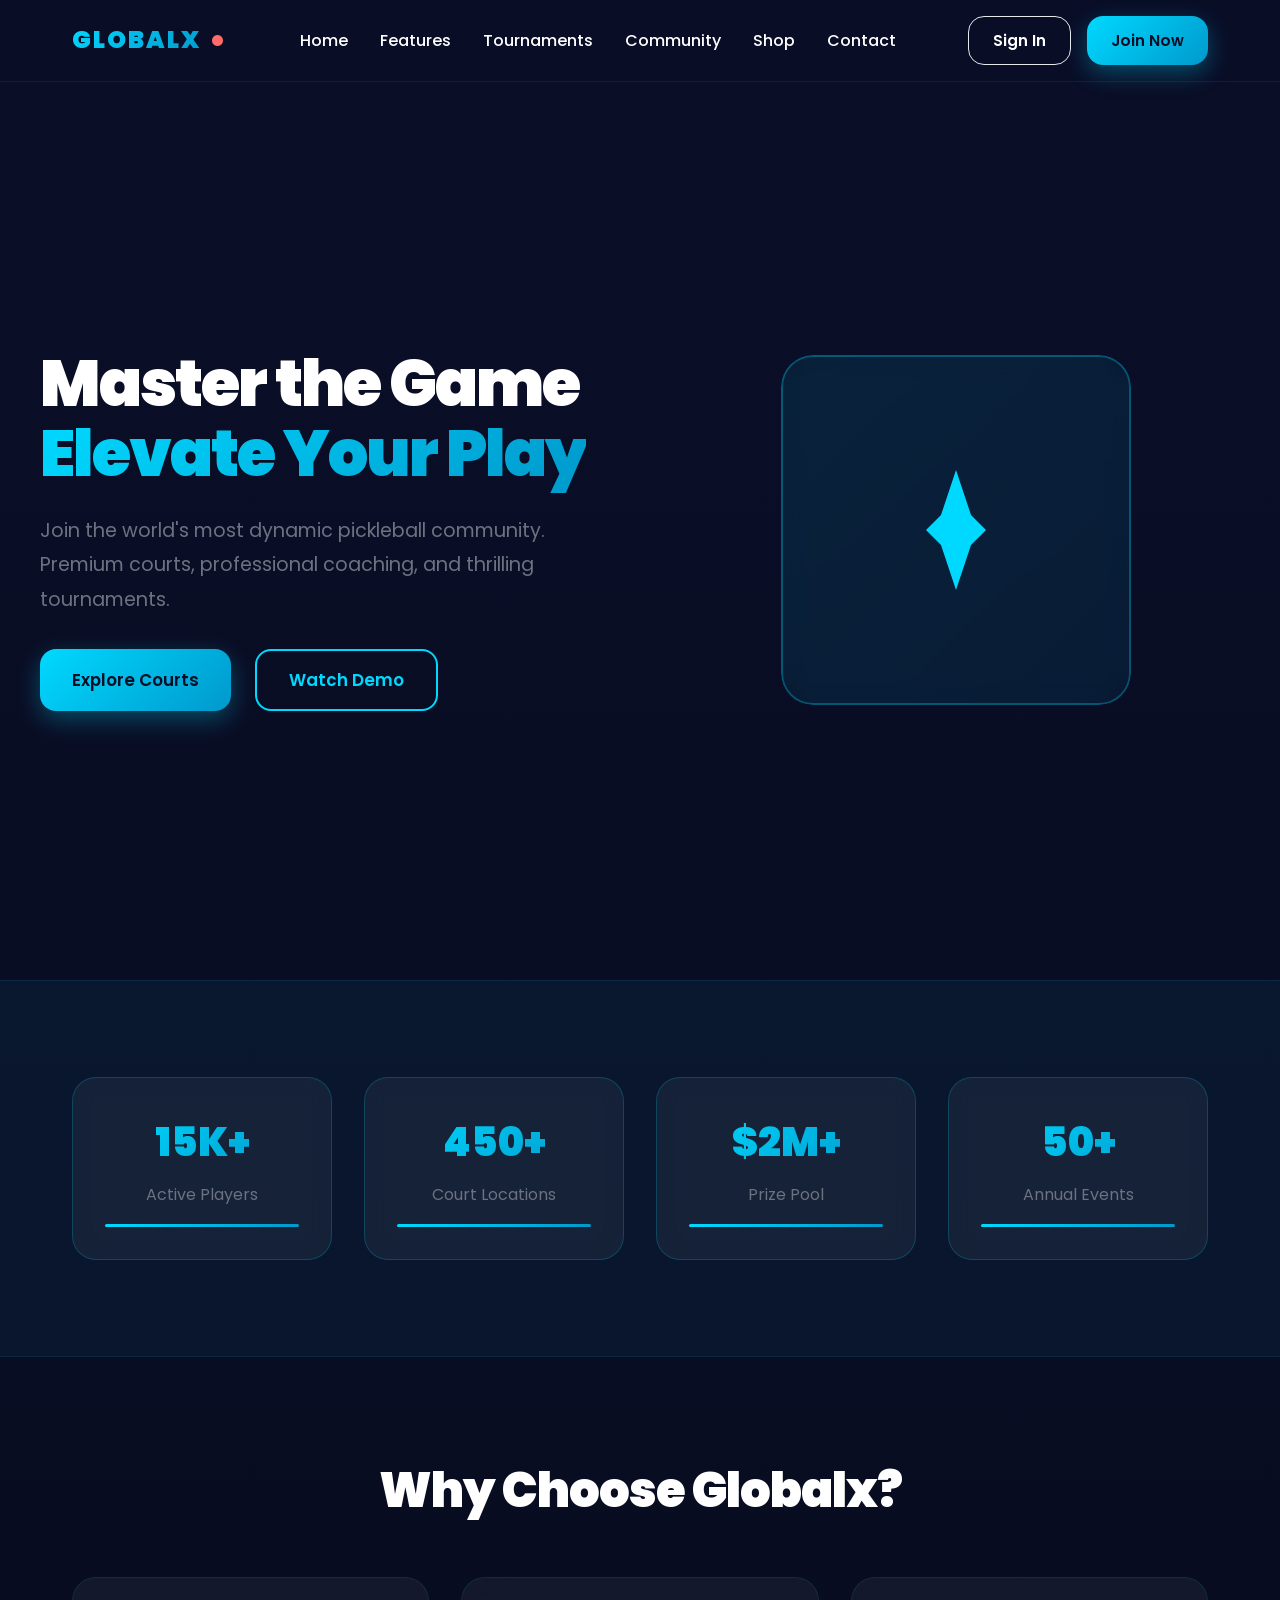
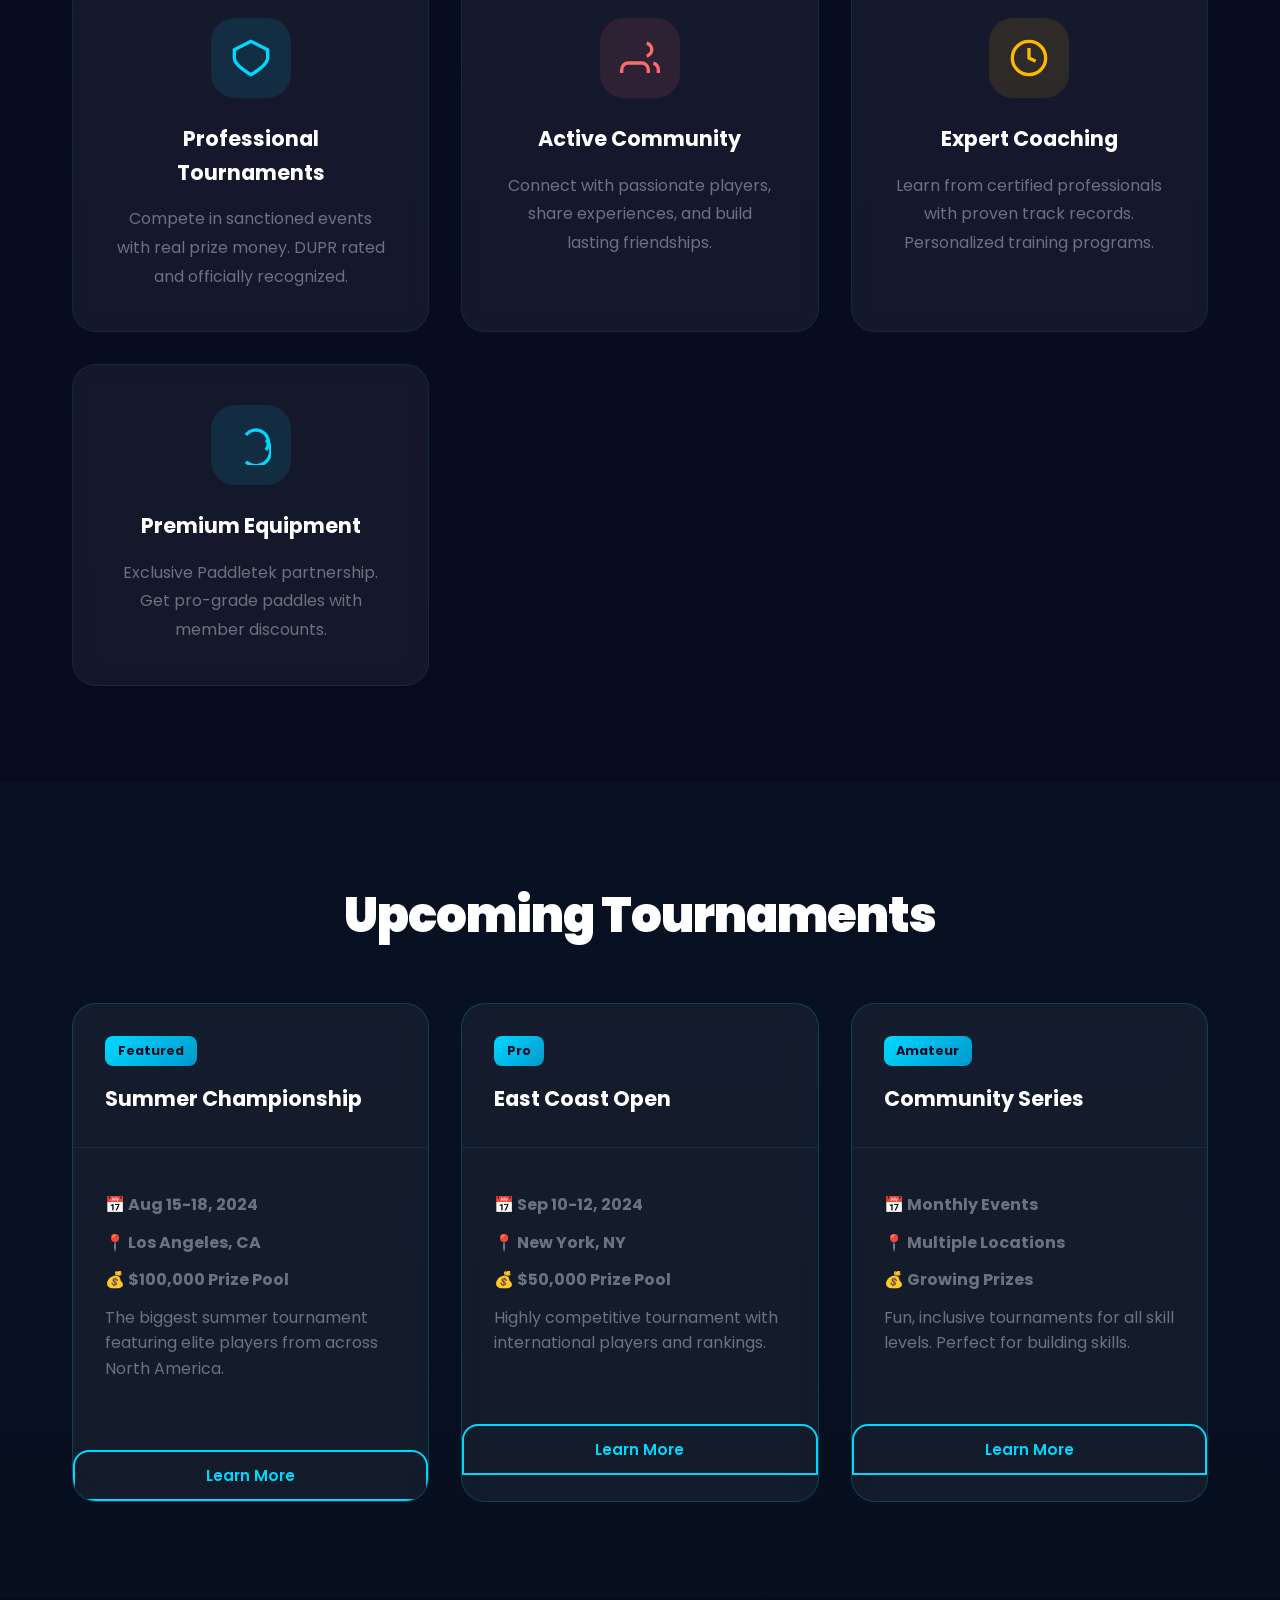
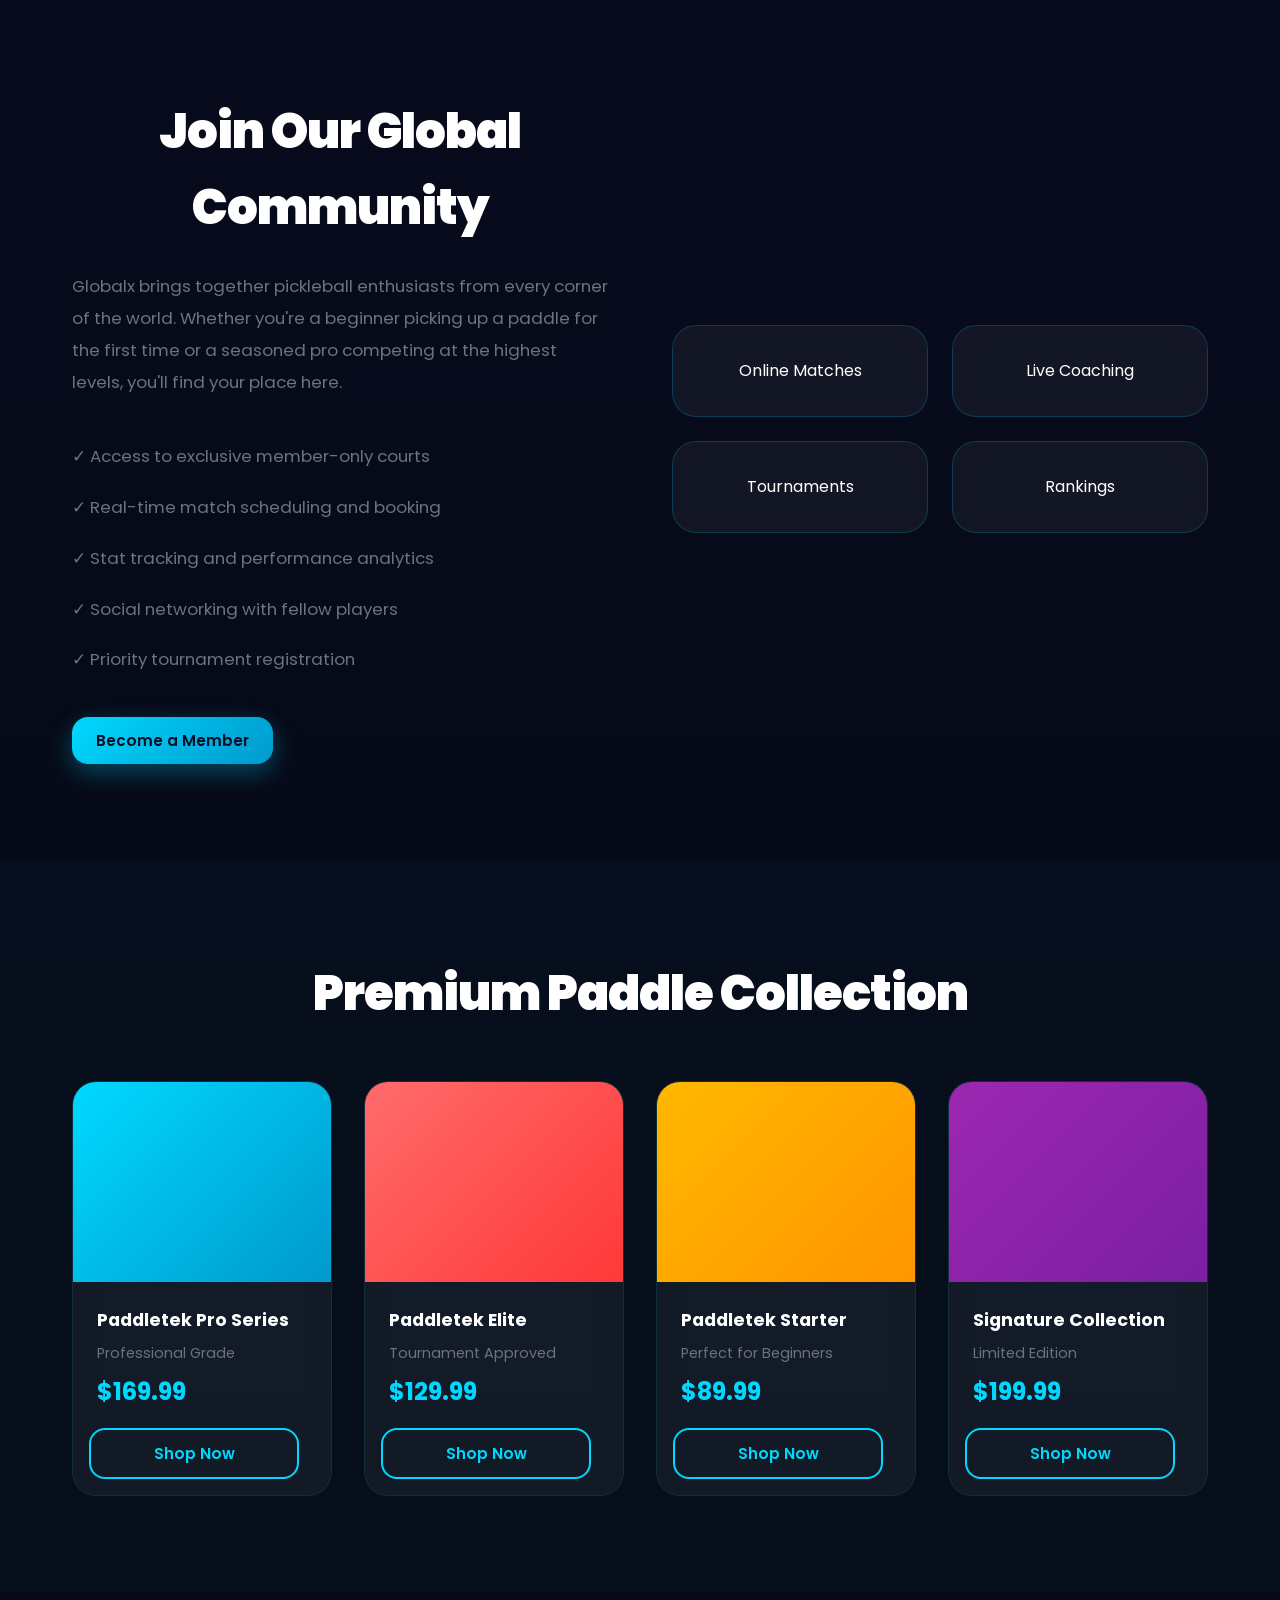
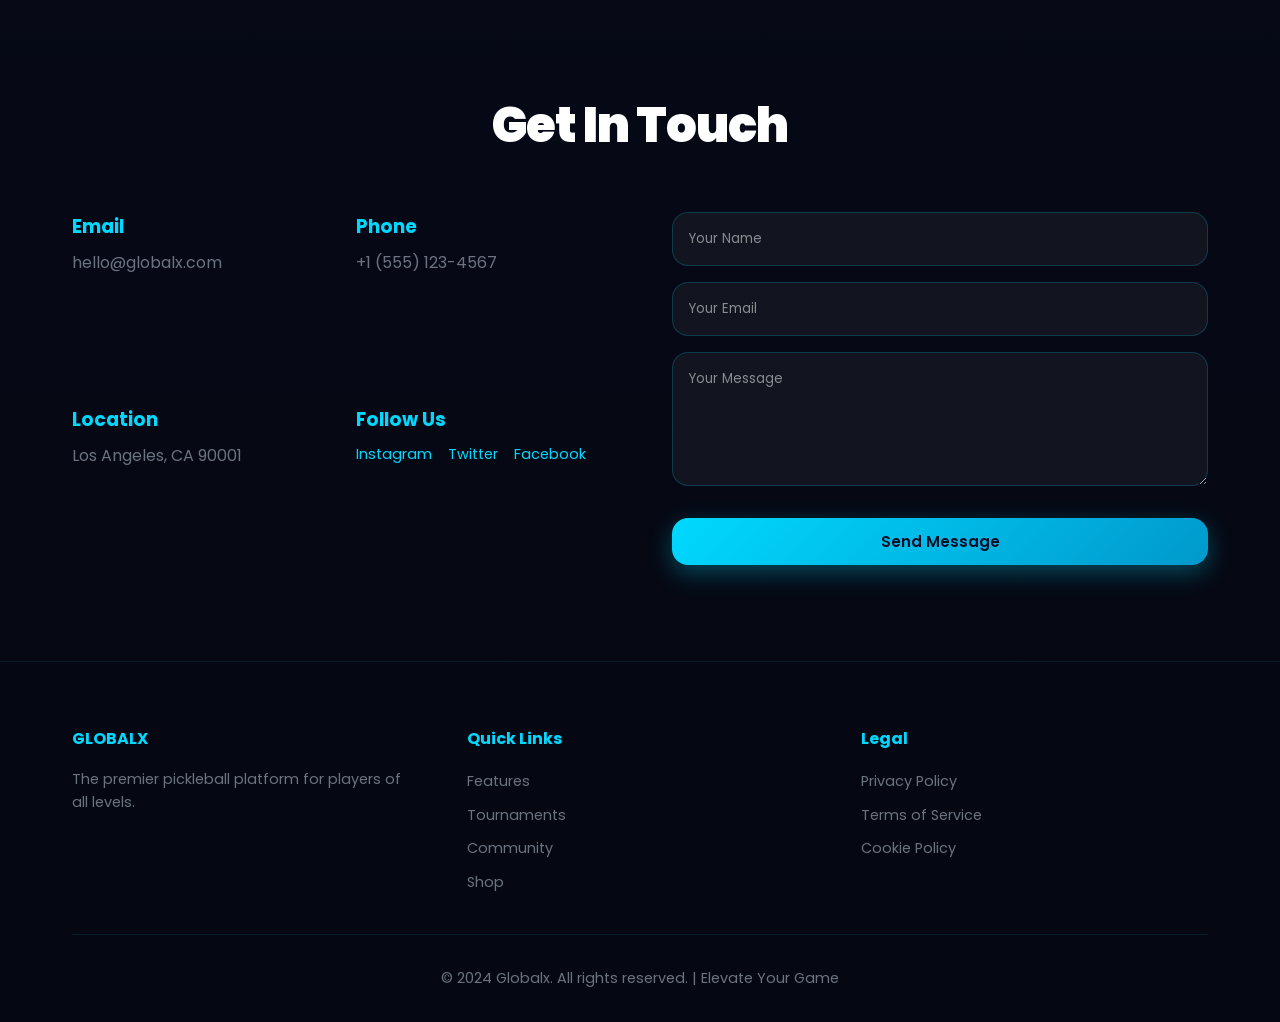
<file: index.html>
<!DOCTYPE html>
<html lang="en">
<head>
  <meta charset="UTF-8">
  <meta name="viewport" content="width=device-width, initial-scale=1.0">
  <title>Globalx — Premier Pickleball Platform</title>
  <meta name="description" content="Globalx: The ultimate pickleball platform. Professional tournaments, community courts, and premium equipment.">
  <link rel="preconnect" href="https://fonts.googleapis.com">
  <link rel="preconnect" href="https://fonts.gstatic.com" crossorigin>
  <link href="https://fonts.googleapis.com/css2?family=Poppins:wght@300;400;500;600;700;800;900&family=Space+Mono:wght@400;700&display=swap" rel="stylesheet">
  <link rel="stylesheet" href="css/styles.css">
</head>
<body>
  <!-- Navigation -->
  <nav class="navbar">
    <div class="nav-container">
      <div class="logo">
        <span class="logo-text">GLOBALX</span>
        <span class="logo-accent">•</span>
      </div>
      <ul class="nav-links">
        <li><a href="#home">Home</a></li>
        <li><a href="#features">Features</a></li>
        <li><a href="#tournaments">Tournaments</a></li>
        <li><a href="#community">Community</a></li>
        <li><a href="#shop">Shop</a></li>
        <li><a href="#contact">Contact</a></li>
      </ul>
      <div class="nav-cta">
        <button class="btn-secondary">Sign In</button>
        <button class="btn-primary">Join Now</button>
      </div>
      <button class="menu-toggle">☰</button>
    </div>
  </nav>

  <!-- Hero Section -->
  <section id="home" class="hero">
    <div class="hero-content">
      <div class="hero-text">
        <h1 class="hero-title">
          Master the Game<br>
          <span class="gradient-text">Elevate Your Play</span>
        </h1>
        <p class="hero-subtitle">Join the world's most dynamic pickleball community. Premium courts, professional coaching, and thrilling tournaments.</p>
        <div class="hero-buttons">
          <button class="btn-primary btn-large">Explore Courts</button>
          <button class="btn-outline btn-large">Watch Demo</button>
        </div>
      </div>
      <div class="hero-visual">
        <div class="hero-card">
          <div class="card-gradient"></div>
          <div class="card-content">
            <svg class="paddle-icon" viewBox="0 0 100 100" xmlns="http://www.w3.org/2000/svg">
              <path d="M50 10 L60 40 L70 50 L60 60 L50 90 L40 60 L30 50 L40 40 Z" fill="currentColor"/>
            </svg>
          </div>
        </div>
      </div>
    </div>
  </section>

  <!-- Stats Section -->
  <section class="stats-section">
    <div class="container">
      <div class="stats-grid">
        <div class="stat-card">
          <div class="stat-number">15K+</div>
          <div class="stat-label">Active Players</div>
          <div class="stat-bar"></div>
        </div>
        <div class="stat-card">
          <div class="stat-number">450+</div>
          <div class="stat-label">Court Locations</div>
          <div class="stat-bar"></div>
        </div>
        <div class="stat-card">
          <div class="stat-number">$2M+</div>
          <div class="stat-label">Prize Pool</div>
          <div class="stat-bar"></div>
        </div>
        <div class="stat-card">
          <div class="stat-number">50+</div>
          <div class="stat-label">Annual Events</div>
          <div class="stat-bar"></div>
        </div>
      </div>
    </div>
  </section>

  <!-- Features Section -->
  <section id="features" class="features-section">
    <div class="container">
      <h2 class="section-title">Why Choose Globalx?</h2>
      <div class="features-grid">
        <div class="feature-card">
          <div class="feature-icon professional">
            <svg viewBox="0 0 24 24" fill="none" stroke="currentColor" stroke-width="2">
              <path d="M12 2L2 7L2 12C2 16.5 12 22 12 22S22 16.5 22 12L22 7L12 2Z"/>
            </svg>
          </div>
          <h3>Professional Tournaments</h3>
          <p>Compete in sanctioned events with real prize money. DUPR rated and officially recognized.</p>
        </div>
        <div class="feature-card">
          <div class="feature-icon community">
            <svg viewBox="0 0 24 24" fill="none" stroke="currentColor" stroke-width="2">
              <path d="M17 21V19C17 17.9391 16.5786 16.9217 15.8284 16.1716C15.0783 15.4214 14.0609 15 13 15H5C3.93913 15 2.92172 15.4214 2.17157 16.1716C1.42143 16.9217 1 17.9391 1 19V21M23 21V19C22.9993 18.1137 22.7044 17.2528 22.1614 16.5523C21.6184 15.8519 20.8581 15.3516 20 15.13M16 3.13C16.8604 3.35031 17.6326 3.85071 18.1677 4.55229C18.7027 5.25387 19.0739 6.11501 19.0739 7.005C19.0739 7.89499 18.7027 8.75613 18.1677 9.45771C17.6326 10.1593 16.8604 10.6597 16 10.88"/>
            </svg>
          </div>
          <h3>Active Community</h3>
          <p>Connect with passionate players, share experiences, and build lasting friendships.</p>
        </div>
        <div class="feature-card">
          <div class="feature-icon training">
            <svg viewBox="0 0 24 24" fill="none" stroke="currentColor" stroke-width="2">
              <circle cx="12" cy="12" r="10"/><path d="M12 6V12L16 14"/>
            </svg>
          </div>
          <h3>Expert Coaching</h3>
          <p>Learn from certified professionals with proven track records. Personalized training programs.</p>
        </div>
        <div class="feature-card">
          <div class="feature-icon premium">
            <svg viewBox="0 0 24 24" fill="none" stroke="currentColor" stroke-width="2">
              <path d="M21 15A6 6 0 0 0 9 6M9 22A6 6 0 0 0 21 9"/>
            </svg>
          </div>
          <h3>Premium Equipment</h3>
          <p>Exclusive Paddletek partnership. Get pro-grade paddles with member discounts.</p>
        </div>
      </div>
    </div>
  </section>

  <!-- Tournaments Section -->
  <section id="tournaments" class="tournaments-section">
    <div class="container">
      <h2 class="section-title">Upcoming Tournaments</h2>
      <div class="tournaments-grid">
        <div class="tournament-card">
          <div class="tournament-header">
            <span class="tournament-badge">Featured</span>
            <h3>Summer Championship</h3>
          </div>
          <div class="tournament-details">
            <p><strong>📅 Aug 15-18, 2024</strong></p>
            <p><strong>📍 Los Angeles, CA</strong></p>
            <p><strong>💰 $100,000 Prize Pool</strong></p>
            <p>The biggest summer tournament featuring elite players from across North America.</p>
          </div>
          <button class="btn-outline">Learn More</button>
        </div>
        <div class="tournament-card">
          <div class="tournament-header">
            <span class="tournament-badge">Pro</span>
            <h3>East Coast Open</h3>
          </div>
          <div class="tournament-details">
            <p><strong>📅 Sep 10-12, 2024</strong></p>
            <p><strong>📍 New York, NY</strong></p>
            <p><strong>💰 $50,000 Prize Pool</strong></p>
            <p>Highly competitive tournament with international players and rankings.</p>
          </div>
          <button class="btn-outline">Learn More</button>
        </div>
        <div class="tournament-card">
          <div class="tournament-header">
            <span class="tournament-badge">Amateur</span>
            <h3>Community Series</h3>
          </div>
          <div class="tournament-details">
            <p><strong>📅 Monthly Events</strong></p>
            <p><strong>📍 Multiple Locations</strong></p>
            <p><strong>💰 Growing Prizes</strong></p>
            <p>Fun, inclusive tournaments for all skill levels. Perfect for building skills.</p>
          </div>
          <button class="btn-outline">Learn More</button>
        </div>
      </div>
    </div>
  </section>

  <!-- Community Section -->
  <section id="community" class="community-section">
    <div class="container">
      <div class="community-grid">
        <div class="community-text">
          <h2 class="section-title">Join Our Global Community</h2>
          <p>Globalx brings together pickleball enthusiasts from every corner of the world. Whether you're a beginner picking up a paddle for the first time or a seasoned pro competing at the highest levels, you'll find your place here.</p>
          <ul class="community-list">
            <li>✓ Access to exclusive member-only courts</li>
            <li>✓ Real-time match scheduling and booking</li>
            <li>✓ Stat tracking and performance analytics</li>
            <li>✓ Social networking with fellow players</li>
            <li>✓ Priority tournament registration</li>
          </ul>
          <button class="btn-primary">Become a Member</button>
        </div>
        <div class="community-visual">
          <div class="community-card">
            <div class="community-card-item">Online Matches</div>
            <div class="community-card-item">Live Coaching</div>
            <div class="community-card-item">Tournaments</div>
            <div class="community-card-item">Rankings</div>
          </div>
        </div>
      </div>
    </div>
  </section>

  <!-- Shop Section -->
  <section id="shop" class="shop-section">
    <div class="container">
      <h2 class="section-title">Premium Paddle Collection</h2>
      <div class="shop-grid">
        <div class="product-card">
          <div class="product-image pro-series"></div>
          <h3>Paddletek Pro Series</h3>
          <p class="product-category">Professional Grade</p>
          <p class="product-price">$169.99</p>
          <button class="btn-outline">Shop Now</button>
        </div>
        <div class="product-card">
          <div class="product-image elite-series"></div>
          <h3>Paddletek Elite</h3>
          <p class="product-category">Tournament Approved</p>
          <p class="product-price">$129.99</p>
          <button class="btn-outline">Shop Now</button>
        </div>
        <div class="product-card">
          <div class="product-image starter-series"></div>
          <h3>Paddletek Starter</h3>
          <p class="product-category">Perfect for Beginners</p>
          <p class="product-price">$89.99</p>
          <button class="btn-outline">Shop Now</button>
        </div>
        <div class="product-card">
          <div class="product-image signature-series"></div>
          <h3>Signature Collection</h3>
          <p class="product-category">Limited Edition</p>
          <p class="product-price">$199.99</p>
          <button class="btn-outline">Shop Now</button>
        </div>
      </div>
    </div>
  </section>

  <!-- Contact Section -->
  <section id="contact" class="contact-section">
    <div class="container">
      <h2 class="section-title">Get In Touch</h2>
      <div class="contact-grid">
        <div class="contact-info">
          <div class="contact-item">
            <h3>Email</h3>
            <p>hello@globalx.com</p>
          </div>
          <div class="contact-item">
            <h3>Phone</h3>
            <p>+1 (555) 123-4567</p>
          </div>
          <div class="contact-item">
            <h3>Location</h3>
            <p>Los Angeles, CA 90001</p>
          </div>
          <div class="contact-item">
            <h3>Follow Us</h3>
            <div class="social-links">
              <a href="#" class="social-link">Instagram</a>
              <a href="#" class="social-link">Twitter</a>
              <a href="#" class="social-link">Facebook</a>
            </div>
          </div>
        </div>
        <form class="contact-form">
          <input type="text" placeholder="Your Name" required>
          <input type="email" placeholder="Your Email" required>
          <textarea placeholder="Your Message" rows="5" required></textarea>
          <button type="submit" class="btn-primary">Send Message</button>
        </form>
      </div>
    </div>
  </section>

  <!-- Footer -->
  <footer class="footer">
    <div class="container">
      <div class="footer-content">
        <div class="footer-section">
          <h4>GLOBALX</h4>
          <p>The premier pickleball platform for players of all levels.</p>
        </div>
        <div class="footer-section">
          <h4>Quick Links</h4>
          <ul>
            <li><a href="#features">Features</a></li>
            <li><a href="#tournaments">Tournaments</a></li>
            <li><a href="#community">Community</a></li>
            <li><a href="#shop">Shop</a></li>
          </ul>
        </div>
        <div class="footer-section">
          <h4>Legal</h4>
          <ul>
            <li><a href="#">Privacy Policy</a></li>
            <li><a href="#">Terms of Service</a></li>
            <li><a href="#">Cookie Policy</a></li>
          </ul>
        </div>
      </div>
      <div class="footer-bottom">
        <p>&copy; 2024 Globalx. All rights reserved. | Elevate Your Game</p>
      </div>
    </div>
  </footer>

  <script src="js/script.js"></script>
</body>
</html>
</file>
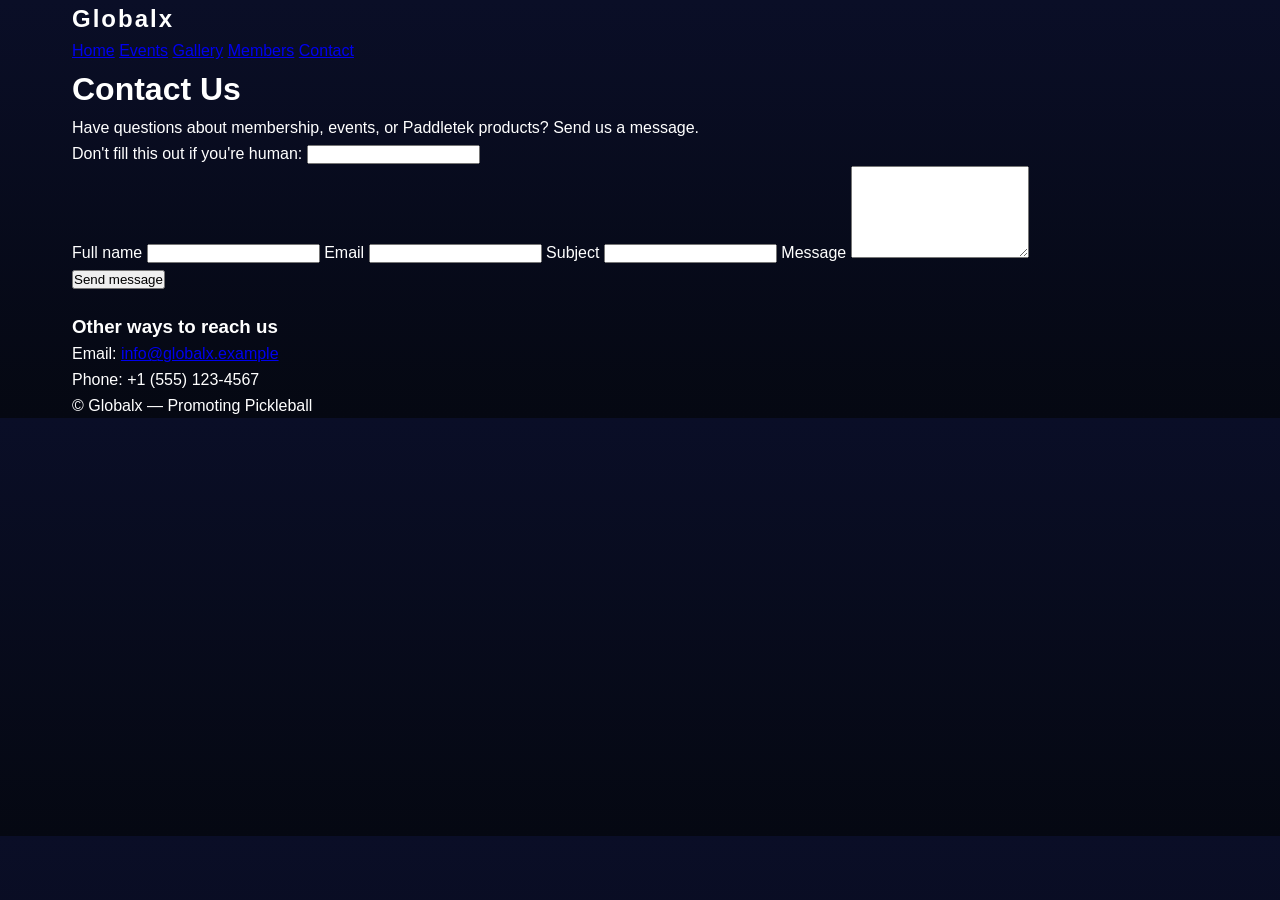
<file: contact.html>
<!doctype html>
<html lang="en">
<head>
  <meta charset="utf-8" />
  <meta name="viewport" content="width=device-width,initial-scale=1" />
  <title>Contact — Globalx</title>
  <link href="/css/styles.css" rel="stylesheet">
</head>
<body>
  <header class="site-header">
    <div class="container header-inner">
      <div class="logo">Globalx</div>
      <nav class="main-nav">
        <a href="/index.html">Home</a>
        <a href="/events.html">Events</a>
        <a href="/gallery">Gallery</a>
        <a href="/members/login.html">Members</a>
        <a href="/contact.html">Contact</a>
      </nav>
    </div>
  </header>

  <main class="container">
    <h1>Contact Us</h1>
    <p>Have questions about membership, events, or Paddletek products? Send us a message.</p>

    <!-- Netlify/Formspree compatible form -->
    <form name="contact" method="POST" data-netlify="true" netlify-honeypot="bot-field" action="/thank-you.html" class="card">
      <input type="hidden" name="form-name" value="contact">
      <p class="hidden"><label>Don't fill this out if you're human: <input name="bot-field"></label></p>

      <label>Full name
        <input type="text" name="name" required>
      </label>

      <label>Email
        <input type="email" name="email" required>
      </label>

      <label>Subject
        <input type="text" name="subject">
      </label>

      <label>Message
        <textarea name="message" rows="6" required></textarea>
      </label>

      <p><button class="btn" type="submit">Send message</button></p>
    </form>

    <section class="card" style="margin-top:20px">
      <h3>Other ways to reach us</h3>
      <p>Email: <a href="mailto:info@globalx.example">info@globalx.example</a></p>
      <p>Phone: +1 (555) 123-4567</p>
    </section>
  </main>

  <footer class="site-footer">
    <div class="container footer-inner">
      <p>© <span id="year"></span> Globalx — Promoting Pickleball</p>
    </div>
  </footer>
  <script src="/js/script.js"></script>
</body>
</html>
</file>
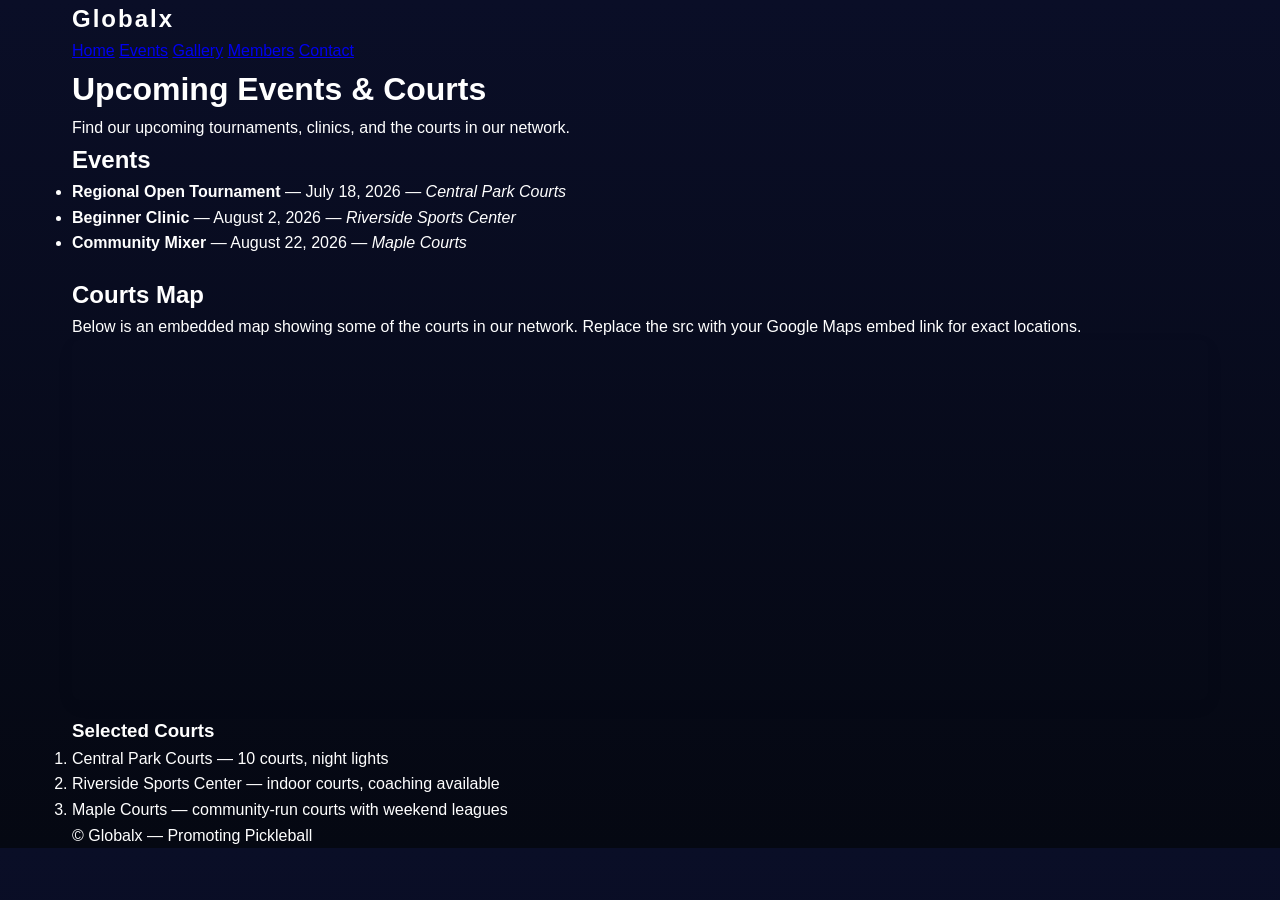
<file: events.html>
<!doctype html>
<html lang="en">
<head>
  <meta charset="utf-8" />
  <meta name="viewport" content="width=device-width,initial-scale=1" />
  <title>Events & Courts — Globalx</title>
  <link href="/css/styles.css" rel="stylesheet">
</head>
<body>
  <header class="site-header">
    <div class="container header-inner">
      <div class="logo">Globalx</div>
      <nav class="main-nav">
        <a href="/index.html">Home</a>
        <a href="/events.html">Events</a>
        <a href="/gallery">Gallery</a>
        <a href="/members/login.html">Members</a>
        <a href="/contact.html">Contact</a>
      </nav>
    </div>
  </header>

  <main class="container">
    <h1>Upcoming Events & Courts</h1>
    <p>Find our upcoming tournaments, clinics, and the courts in our network.</p>

    <section class="card">
      <h2>Events</h2>
      <ul>
        <li><strong>Regional Open Tournament</strong> — July 18, 2026 — <em>Central Park Courts</em></li>
        <li><strong>Beginner Clinic</strong> — August 2, 2026 — <em>Riverside Sports Center</em></li>
        <li><strong>Community Mixer</strong> — August 22, 2026 — <em>Maple Courts</em></li>
      </ul>
    </section>

    <section class="card" style="margin-top:20px">
      <h2>Courts Map</h2>
      <p>Below is an embedded map showing some of the courts in our network. Replace the src with your Google Maps embed link for exact locations.</p>

      <!-- Replace with your Google Maps embed URL or an interactive map component -->
      <div style="width:100%;height:360px;border-radius:8px;overflow:hidden;box-shadow:0 6px 18px rgba(0,0,0,0.06)">
        <iframe
          src="https://www.google.com/maps/embed?pb=!1m18!1m12!1m3!1d3151.835434509374!2d144.96305791531612!3d-37.81627974202119!2m3!1f0!2f0!3f0!3m2!1i1024!2i768!4f13.1!3m3!1m2!1s0x6ad65d43f1f1f1f1%3A0x1!2sSample%20Court!5e0!3m2!1sen!2sus!4v1620000000000"
          width="100%" height="100%" style="border:0;" allowfullscreen="" loading="lazy"></iframe>
      </div>

      <h3 style="margin-top:16px">Selected Courts</h3>
      <ol>
        <li>Central Park Courts — 10 courts, night lights</li>
        <li>Riverside Sports Center — indoor courts, coaching available</li>
        <li>Maple Courts — community-run courts with weekend leagues</li>
      </ol>
    </section>
  </main>

  <footer class="site-footer">
    <div class="container footer-inner">
      <p>© <span id="year"></span> Globalx — Promoting Pickleball</p>
    </div>
  </footer>
  <script src="/js/script.js"></script>
</body>
</html>
</file>
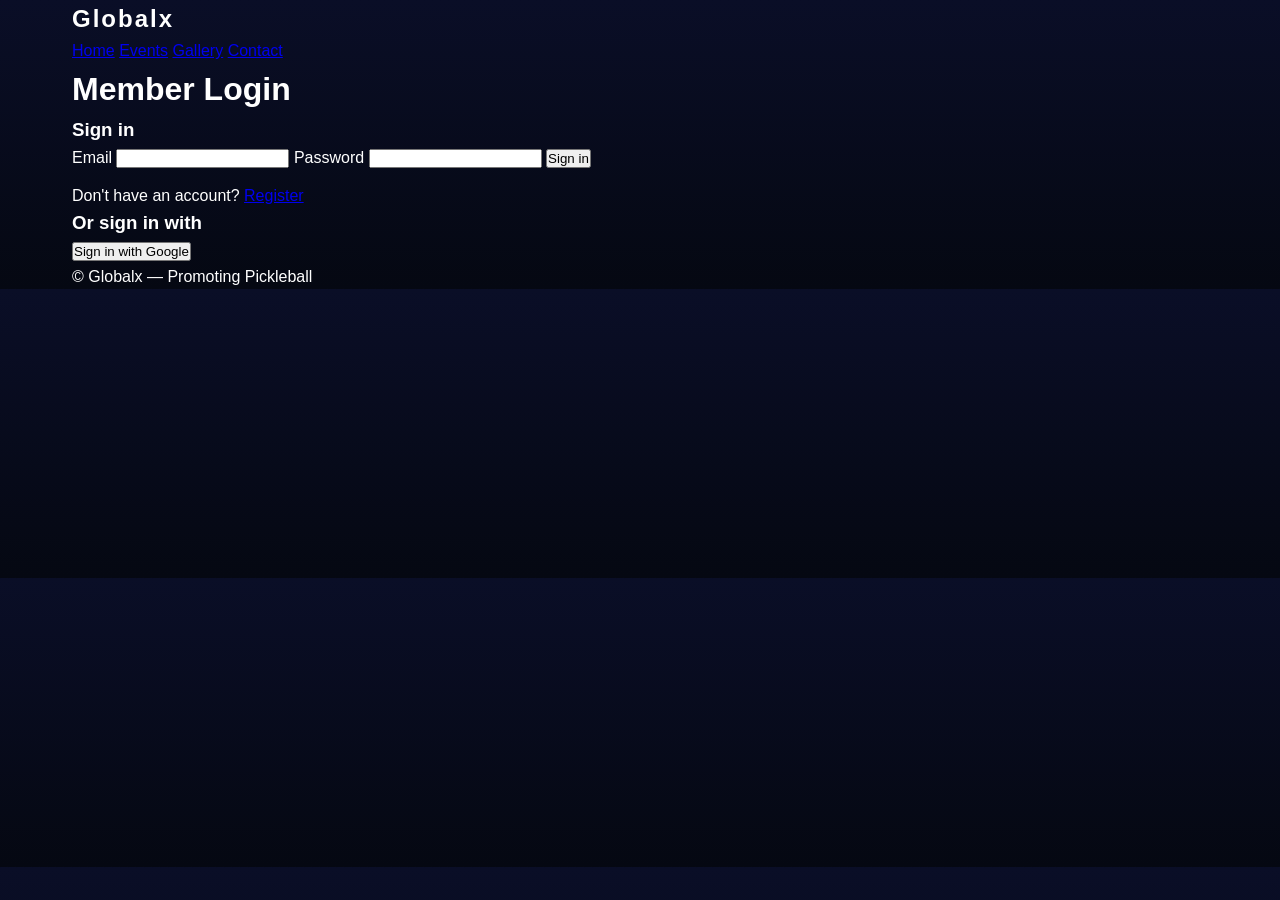
<file: members/login.html>
<!doctype html>
<html lang="en">
<head>
  <meta charset="utf-8" />
  <meta name="viewport" content="width=device-width,initial-scale=1" />
  <title>Member Login — Globalx</title>
  <link href="/css/styles.css" rel="stylesheet">
</head>
<body>
  <header class="site-header">
    <div class="container header-inner">
      <div class="logo">Globalx</div>
      <nav class="main-nav">
        <a href="/index.html">Home</a>
        <a href="/events.html">Events</a>
        <a href="/gallery">Gallery</a>
        <a href="/contact.html">Contact</a>
      </nav>
    </div>
  </header>

  <main class="container members">
    <h1>Member Login</h1>
    <div class="members-grid">
      <div class="card">
        <h3>Sign in</h3>
        <form class="login-form" onsubmit="event.preventDefault(); alert('This is a demo login. Connect to an auth provider to enable real login.');">
          <label>Email <input type="email" required></label>
          <label>Password <input type="password" required></label>
          <button class="btn">Sign in</button>
        </form>
        <p style="margin-top:12px">Don't have an account? <a href="/members/register.html">Register</a></p>
      </div>

      <div class="card">
        <h3>Or sign in with</h3>
        <p><button class="btn" onclick="alert('OAuth demo — configure OAuth in your backend or use a service like Auth0/Netlify Identity')">Sign in with Google</button></p>
      </div>
    </div>
  </main>

  <footer class="site-footer">
    <div class="container footer-inner">
      <p>© <span id="year"></span> Globalx — Promoting Pickleball</p>
    </div>
  </footer>
  <script src="/js/script.js"></script>
</body>
</html>
</file>
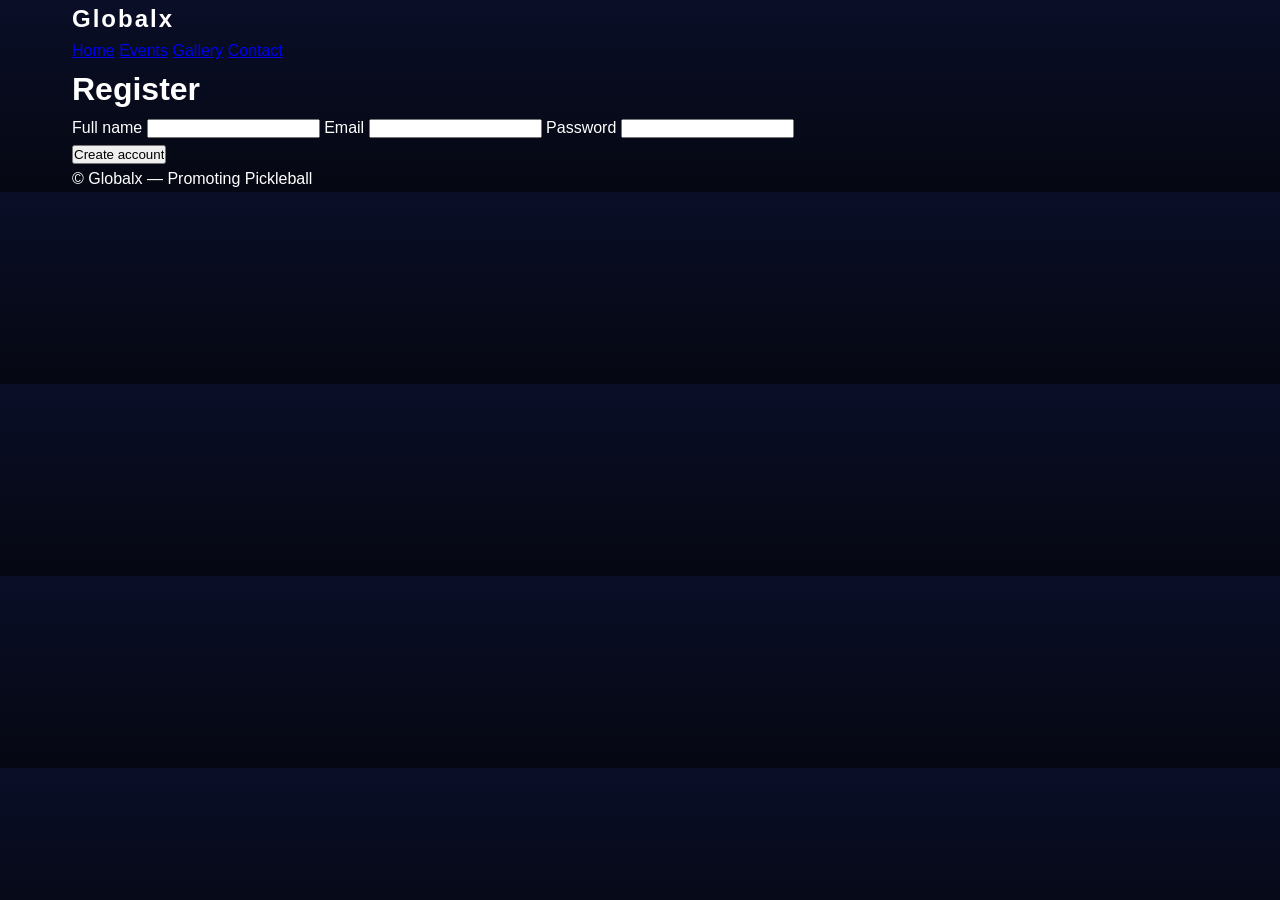
<file: members/register.html>
<!doctype html>
<html lang="en">
<head>
  <meta charset="utf-8" />
  <meta name="viewport" content="width=device-width,initial-scale=1" />
  <title>Member Register — Globalx</title>
  <link href="/css/styles.css" rel="stylesheet">
</head>
<body>
  <header class="site-header">
    <div class="container header-inner">
      <div class="logo">Globalx</div>
      <nav class="main-nav">
        <a href="/index.html">Home</a>
        <a href="/events.html">Events</a>
        <a href="/gallery">Gallery</a>
        <a href="/contact.html">Contact</a>
      </nav>
    </div>
  </header>

  <main class="container members">
    <h1>Register</h1>
    <div class="card">
      <form onsubmit="event.preventDefault(); alert('Demo registration. Implement backend to store users securely.');">
        <label>Full name <input type="text" required></label>
        <label>Email <input type="email" required></label>
        <label>Password <input type="password" required></label>
        <p><button class="btn">Create account</button></p>
      </form>
    </div>
  </main>

  <footer class="site-footer">
    <div class="container footer-inner">
      <p>© <span id="year"></span> Globalx — Promoting Pickleball</p>
    </div>
  </footer>
  <script src="/js/script.js"></script>
</body>
</html>
</file>
<file: css/styles.css>
/* ==========================================
   GLOBALX - MODERN PROFESSIONAL DESIGN
   ========================================== */

* {
  margin: 0;
  padding: 0;
  box-sizing: border-box;
}

:root {
  /* Color Palette */
  --primary: #00D9FF;
  --secondary: #FF6B6B;
  --accent: #FFB800;
  --dark: #0A0E27;
  --darker: #050812;
  --light: #F7F9FC;
  --gray: #6B7280;
  --gray-light: #E5E7EB;
  
  /* Gradients */
  --gradient-primary: linear-gradient(135deg, #00D9FF 0%, #0099CC 100%);
  --gradient-secondary: linear-gradient(135deg, #FF6B6B 0%, #FF3838 100%);
  --gradient-accent: linear-gradient(135deg, #FFB800 0%, #FF9500 100%);
  
  /* Spacing */
  --spacing-xs: 0.5rem;
  --spacing-sm: 1rem;
  --spacing-md: 1.5rem;
  --spacing-lg: 2rem;
  --spacing-xl: 3rem;
  --spacing-2xl: 4rem;
  
  /* Border Radius */
  --radius-sm: 0.5rem;
  --radius-md: 1rem;
  --radius-lg: 1.5rem;
  --radius-xl: 2rem;
  
  /* Transitions */
  --transition: all 0.3s cubic-bezier(0.4, 0, 0.2, 1);
}

html {
  scroll-behavior: smooth;
}

body {
  font-family: 'Poppins', sans-serif;
  background: linear-gradient(180deg, var(--dark) 0%, var(--darker) 100%);
  color: #fff;
  line-height: 1.6;
  overflow-x: hidden;
}

/* ==========================================
   UTILITIES
   ========================================== */

.container {
  max-width: 1200px;
  margin: 0 auto;
  padding: 0 var(--spacing-lg);
}

.section-title {
  font-size: 3rem;
  font-weight: 900;
  text-align: center;
  margin-bottom: 3rem;
  letter-spacing: -1px;
}

.gradient-text {
  background: var(--gradient-primary);
  -webkit-background-clip: text;
  -webkit-text-fill-color: transparent;
  background-clip: text;
}

/* ==========================================
   BUTTONS
   ========================================== */

.btn-primary,
.btn-secondary,
.btn-outline {
  padding: 0.75rem 1.5rem;
  border: none;
  border-radius: var(--radius-md);
  font-family: 'Poppins', sans-serif;
  font-weight: 600;
  cursor: pointer;
  transition: var(--transition);
  font-size: 0.95rem;
}

.btn-primary {
  background: var(--gradient-primary);
  color: var(--dark);
  box-shadow: 0 8px 24px rgba(0, 217, 255, 0.3);
}

.btn-primary:hover {
  transform: translateY(-2px);
  box-shadow: 0 12px 32px rgba(0, 217, 255, 0.4);
}

.btn-secondary {
  background: transparent;
  color: #fff;
  border: 1px solid var(--gray-light);
}

.btn-secondary:hover {
  border-color: var(--primary);
  color: var(--primary);
}

.btn-outline {
  background: transparent;
  color: var(--primary);
  border: 2px solid var(--primary);
}

.btn-outline:hover {
  background: var(--primary);
  color: var(--dark);
}

.btn-large {
  padding: 1rem 2rem;
  font-size: 1.05rem;
}

/* ==========================================
   NAVBAR
   ========================================== */

.navbar {
  position: fixed;
  top: 0;
  width: 100%;
  backdrop-filter: blur(10px);
  background: rgba(10, 14, 39, 0.8);
  z-index: 1000;
  border-bottom: 1px solid rgba(0, 217, 255, 0.1);
}

.nav-container {
  max-width: 1200px;
  margin: 0 auto;
  padding: 1rem var(--spacing-lg);
  display: flex;
  align-items: center;
  justify-content: space-between;
}

.logo {
  font-size: 1.5rem;
  font-weight: 900;
  letter-spacing: 2px;
  display: flex;
  align-items: center;
  gap: 0.5rem;
}

.logo-text {
  background: var(--gradient-primary);
  -webkit-background-clip: text;
  -webkit-text-fill-color: transparent;
  background-clip: text;
}

.logo-accent {
  color: var(--secondary);
  font-size: 2rem;
  line-height: 1;
}

.nav-links {
  display: flex;
  list-style: none;
  gap: 2rem;
  flex: 1;
  justify-content: center;
}

.nav-links a {
  color: #fff;
  text-decoration: none;
  font-weight: 500;
  transition: var(--transition);
  position: relative;
}

.nav-links a::after {
  content: '';
  position: absolute;
  bottom: -5px;
  left: 0;
  width: 0;
  height: 2px;
  background: var(--gradient-primary);
  transition: var(--transition);
}

.nav-links a:hover::after {
  width: 100%;
}

.nav-cta {
  display: flex;
  gap: 1rem;
}

.menu-toggle {
  display: none;
  background: none;
  border: none;
  color: #fff;
  font-size: 1.5rem;
  cursor: pointer;
}

/* ==========================================
   HERO SECTION
   ========================================== */

.hero {
  margin-top: 80px;
  padding: 6rem var(--spacing-lg);
  min-height: 100vh;
  display: flex;
  align-items: center;
}

.hero-content {
  max-width: 1200px;
  margin: 0 auto;
  width: 100%;
  display: grid;
  grid-template-columns: 1fr 1fr;
  gap: 4rem;
  align-items: center;
}

.hero-title {
  font-size: 4rem;
  font-weight: 900;
  line-height: 1.1;
  margin-bottom: 1.5rem;
  letter-spacing: -2px;
}

.hero-subtitle {
  font-size: 1.2rem;
  color: var(--gray);
  margin-bottom: 2rem;
  line-height: 1.8;
}

.hero-buttons {
  display: flex;
  gap: 1.5rem;
  flex-wrap: wrap;
}

.hero-visual {
  display: flex;
  justify-content: center;
  align-items: center;
}

.hero-card {
  width: 350px;
  height: 350px;
  position: relative;
  border-radius: var(--radius-xl);
  overflow: hidden;
}

.card-gradient {
  position: absolute;
  inset: 0;
  background: var(--gradient-primary);
  opacity: 0.1;
}

.card-content {
  position: absolute;
  inset: 0;
  display: flex;
  align-items: center;
  justify-content: center;
  border: 2px solid rgba(0, 217, 255, 0.3);
  border-radius: var(--radius-xl);
  backdrop-filter: blur(10px);
}

.paddle-icon {
  width: 150px;
  height: 150px;
  color: var(--primary);
  animation: float 3s ease-in-out infinite;
}

@keyframes float {
  0%, 100% { transform: translateY(0); }
  50% { transform: translateY(-20px); }
}

/* ==========================================
   STATS SECTION
   ========================================== */

.stats-section {
  padding: 6rem var(--spacing-lg);
  background: rgba(0, 217, 255, 0.05);
  border-top: 1px solid rgba(0, 217, 255, 0.1);
  border-bottom: 1px solid rgba(0, 217, 255, 0.1);
}

.stats-grid {
  display: grid;
  grid-template-columns: repeat(auto-fit, minmax(250px, 1fr));
  gap: 2rem;
}

.stat-card {
  background: rgba(255, 255, 255, 0.05);
  padding: 2rem;
  border-radius: var(--radius-lg);
  border: 1px solid rgba(0, 217, 255, 0.2);
  backdrop-filter: blur(10px);
  text-align: center;
  transition: var(--transition);
}

.stat-card:hover {
  border-color: var(--primary);
  transform: translateY(-5px);
}

.stat-number {
  font-size: 2.5rem;
  font-weight: 900;
  background: var(--gradient-primary);
  -webkit-background-clip: text;
  -webkit-text-fill-color: transparent;
  background-clip: text;
  margin-bottom: 0.5rem;
}

.stat-label {
  color: var(--gray);
  font-size: 1rem;
  margin-bottom: 1rem;
}

.stat-bar {
  height: 3px;
  background: var(--gradient-primary);
  border-radius: 2px;
}

/* ==========================================
   FEATURES SECTION
   ========================================== */

.features-section {
  padding: 6rem var(--spacing-lg);
}

.features-grid {
  display: grid;
  grid-template-columns: repeat(auto-fit, minmax(280px, 1fr));
  gap: 2rem;
}

.feature-card {
  background: rgba(255, 255, 255, 0.05);
  padding: 2.5rem;
  border-radius: var(--radius-lg);
  border: 1px solid rgba(0, 217, 255, 0.1);
  backdrop-filter: blur(10px);
  transition: var(--transition);
  text-align: center;
}

.feature-card:hover {
  border-color: var(--primary);
  transform: translateY(-10px);
}

.feature-icon {
  width: 80px;
  height: 80px;
  margin: 0 auto 1.5rem;
  display: flex;
  align-items: center;
  justify-content: center;
  border-radius: var(--radius-lg);
  font-size: 2rem;
}

.feature-icon.professional {
  background: rgba(0, 217, 255, 0.1);
  color: var(--primary);
}

.feature-icon.community {
  background: rgba(255, 107, 107, 0.1);
  color: var(--secondary);
}

.feature-icon.training {
  background: rgba(255, 184, 0, 0.1);
  color: var(--accent);
}

.feature-icon.premium {
  background: rgba(0, 217, 255, 0.1);
  color: var(--primary);
}

.feature-icon svg {
  width: 40px;
  height: 40px;
}

.feature-card h3 {
  font-size: 1.3rem;
  margin-bottom: 1rem;
}

.feature-card p {
  color: var(--gray);
  line-height: 1.8;
}

/* ==========================================
   TOURNAMENTS SECTION
   ========================================== */

.tournaments-section {
  padding: 6rem var(--spacing-lg);
  background: rgba(0, 217, 255, 0.02);
}

.tournaments-grid {
  display: grid;
  grid-template-columns: repeat(auto-fit, minmax(320px, 1fr));
  gap: 2rem;
}

.tournament-card {
  background: rgba(255, 255, 255, 0.05);
  border: 1px solid rgba(0, 217, 255, 0.2);
  border-radius: var(--radius-lg);
  overflow: hidden;
  backdrop-filter: blur(10px);
  transition: var(--transition);
}

.tournament-card:hover {
  border-color: var(--primary);
  transform: translateY(-5px);
}

.tournament-header {
  padding: 2rem;
  border-bottom: 1px solid rgba(0, 217, 255, 0.1);
  position: relative;
}

.tournament-badge {
  display: inline-block;
  background: var(--gradient-primary);
  color: var(--dark);
  padding: 0.3rem 0.8rem;
  border-radius: var(--radius-sm);
  font-size: 0.8rem;
  font-weight: 700;
  margin-bottom: 0.5rem;
}

.tournament-header h3 {
  font-size: 1.3rem;
  margin-top: 0.5rem;
}

.tournament-details {
  padding: 2rem;
}

.tournament-details p {
  margin: 0.75rem 0;
  color: var(--gray);
}

.tournament-card button {
  width: 100%;
  margin-top: 1.5rem;
  border-bottom-left-radius: 0;
  border-bottom-right-radius: 0;
}

/* ==========================================
   COMMUNITY SECTION
   ========================================== */

.community-section {
  padding: 6rem var(--spacing-lg);
}

.community-grid {
  display: grid;
  grid-template-columns: 1fr 1fr;
  gap: 4rem;
  align-items: center;
}

.community-text h2 {
  margin-bottom: 1.5rem;
}

.community-text p {
  color: var(--gray);
  margin-bottom: 2rem;
  line-height: 1.9;
  font-size: 1.05rem;
}

.community-list {
  list-style: none;
  margin-bottom: 2rem;
}

.community-list li {
  padding: 0.75rem 0;
  color: var(--gray);
  font-size: 1.05rem;
}

.community-visual {
  display: flex;
  justify-content: center;
  align-items: center;
}

.community-card {
  display: grid;
  grid-template-columns: 1fr 1fr;
  gap: 1.5rem;
  width: 100%;
}

.community-card-item {
  background: rgba(255, 255, 255, 0.05);
  border: 1px solid rgba(0, 217, 255, 0.2);
  padding: 2rem;
  border-radius: var(--radius-lg);
  text-align: center;
  backdrop-filter: blur(10px);
  transition: var(--transition);
}

.community-card-item:hover {
  border-color: var(--primary);
  background: rgba(0, 217, 255, 0.1);
}

/* ==========================================
   SHOP SECTION
   ========================================== */

.shop-section {
  padding: 6rem var(--spacing-lg);
  background: rgba(0, 217, 255, 0.02);
}

.shop-grid {
  display: grid;
  grid-template-columns: repeat(auto-fit, minmax(240px, 1fr));
  gap: 2rem;
}

.product-card {
  background: rgba(255, 255, 255, 0.05);
  border: 1px solid rgba(0, 217, 255, 0.1);
  border-radius: var(--radius-lg);
  overflow: hidden;
  backdrop-filter: blur(10px);
  transition: var(--transition);
}

.product-card:hover {
  border-color: var(--primary);
  transform: translateY(-5px);
}

.product-image {
  width: 100%;
  height: 200px;
  background: var(--gradient-primary);
  display: flex;
  align-items: center;
  justify-content: center;
  font-size: 3rem;
}

.product-image.pro-series {
  background: linear-gradient(135deg, #00D9FF 0%, #0099CC 100%);
}

.product-image.elite-series {
  background: linear-gradient(135deg, #FF6B6B 0%, #FF3838 100%);
}

.product-image.starter-series {
  background: linear-gradient(135deg, #FFB800 0%, #FF9500 100%);
}

.product-image.signature-series {
  background: linear-gradient(135deg, #9C27B0 0%, #7B1FA2 100%);
}

.product-card h3 {
  padding: 1.5rem 1.5rem 0.5rem;
  font-size: 1.1rem;
}

.product-category {
  padding: 0 1.5rem;
  color: var(--gray);
  font-size: 0.9rem;
  margin-bottom: 0.5rem;
}

.product-price {
  padding: 0 1.5rem;
  font-size: 1.5rem;
  font-weight: 700;
  color: var(--primary);
  margin-bottom: 1rem;
}

.product-card button {
  width: calc(100% - 3rem);
  margin: 1rem;
  display: block;
}

/* ==========================================
   CONTACT SECTION
   ========================================== */

.contact-section {
  padding: 6rem var(--spacing-lg);
}

.contact-grid {
  display: grid;
  grid-template-columns: 1fr 1fr;
  gap: 4rem;
}

.contact-info {
  display: grid;
  grid-template-columns: 1fr 1fr;
  gap: 2rem;
}

.contact-item h3 {
  margin-bottom: 0.5rem;
  color: var(--primary);
}

.contact-item p {
  color: var(--gray);
}

.social-links {
  display: flex;
  gap: 1rem;
  flex-wrap: wrap;
}

.social-link {
  color: var(--primary);
  text-decoration: none;
  font-size: 0.9rem;
  transition: var(--transition);
}

.social-link:hover {
  color: var(--accent);
}

.contact-form {
  display: flex;
  flex-direction: column;
  gap: 1rem;
}

.contact-form input,
.contact-form textarea {
  background: rgba(255, 255, 255, 0.05);
  border: 1px solid rgba(0, 217, 255, 0.2);
  border-radius: var(--radius-md);
  padding: 1rem;
  color: #fff;
  font-family: 'Poppins', sans-serif;
  transition: var(--transition);
}

.contact-form input::placeholder,
.contact-form textarea::placeholder {
  color: rgba(255, 255, 255, 0.5);
}

.contact-form input:focus,
.contact-form textarea:focus {
  outline: none;
  border-color: var(--primary);
  background: rgba(0, 217, 255, 0.05);
}

.contact-form button {
  margin-top: 1rem;
}

/* ==========================================
   FOOTER
   ========================================== */

.footer {
  border-top: 1px solid rgba(0, 217, 255, 0.1);
  padding: 4rem var(--spacing-lg) 2rem;
  background: rgba(5, 8, 18, 0.8);
}

.footer-content {
  display: grid;
  grid-template-columns: repeat(auto-fit, minmax(250px, 1fr));
  gap: 3rem;
  margin-bottom: 2rem;
}

.footer-section h4 {
  margin-bottom: 1rem;
  color: var(--primary);
}

.footer-section p {
  color: var(--gray);
  font-size: 0.9rem;
}

.footer-section ul {
  list-style: none;
}

.footer-section ul li {
  margin-bottom: 0.5rem;
}

.footer-section a {
  color: var(--gray);
  text-decoration: none;
  transition: var(--transition);
  font-size: 0.9rem;
}

.footer-section a:hover {
  color: var(--primary);
}

.footer-bottom {
  border-top: 1px solid rgba(0, 217, 255, 0.1);
  padding-top: 2rem;
  text-align: center;
  color: var(--gray);
  font-size: 0.9rem;
}

/* ==========================================
   RESPONSIVE DESIGN
   ========================================== */

@media (max-width: 768px) {
  .nav-links {
    display: none;
  }

  .menu-toggle {
    display: block;
  }

  .nav-cta {
    display: none;
  }

  .hero-content {
    grid-template-columns: 1fr;
    gap: 2rem;
  }

  .hero-title {
    font-size: 2.5rem;
  }

  .hero-visual {
    order: -1;
  }

  .hero-card {
    width: 250px;
    height: 250px;
  }

  .section-title {
    font-size: 2rem;
  }

  .community-grid,
  .contact-grid {
    grid-template-columns: 1fr;
  }

  .contact-info {
    grid-template-columns: 1fr;
  }

  .stats-grid,
  .features-grid,
  .tournaments-grid,
  .shop-grid {
    grid-template-columns: 1fr;
  }

  .hero-buttons {
    flex-direction: column;
  }

  .btn-large {
    width: 100%;
  }
}

@media (max-width: 480px) {
  .container {
    padding: 0 var(--spacing-md);
  }

  .hero {
    padding: 4rem var(--spacing-md);
    margin-top: 70px;
  }

  .hero-title {
    font-size: 1.75rem;
  }

  .hero-subtitle {
    font-size: 1rem;
  }

  .section-title {
    font-size: 1.5rem;
    margin-bottom: 2rem;
  }

  .stats-section,
  .features-section,
  .tournaments-section,
  .community-section,
  .shop-section,
  .contact-section {
    padding: 4rem var(--spacing-md);
  }

  .footer {
    padding: 2rem var(--spacing-md) 1rem;
  }
}
</file>
